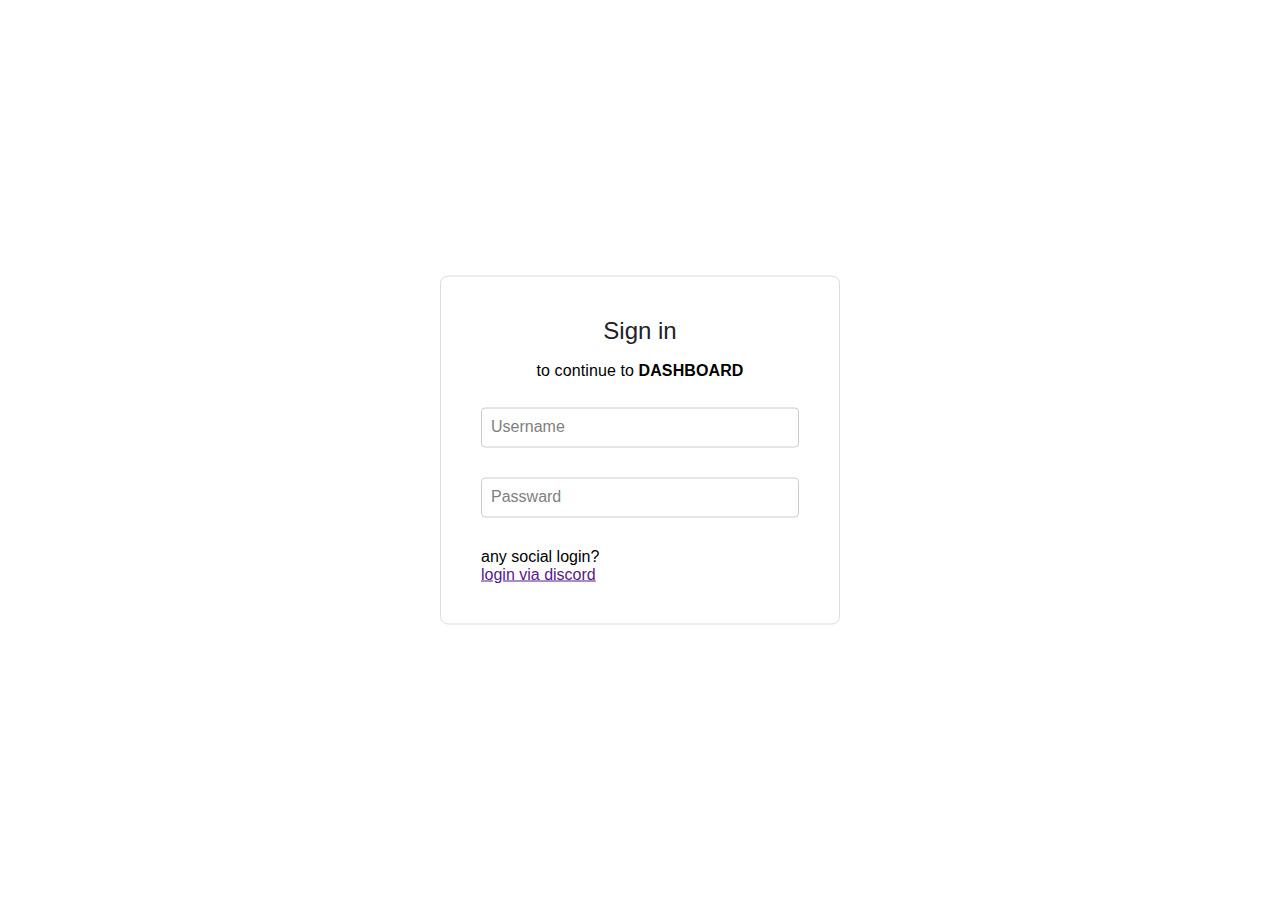
<file: index.html>
<!DOCTYPE html>
<html lang="en">
<head>
    <meta charset="UTF-8">
    <meta name="viewport" content="width=device-width, initial-scale=1.0">
    <meta http-equiv="X-UA-Compatible" content="ie=edge">
    <title>SignIn: Bot In Black™</title>
    <link rel="stylesheet" href="style.css">
    <style>

</style>
</head>
<body>
        <div class="box">
                <h2>Sign in</h2>
                <p>to continue to <strong>DASHBOARD</strong></p>
               
		 <form>
                  <div class="inputBox">
                    <input type="email" name="email" required onkeyup="this.setAttribute('value', this.value);"  value="">
                    <label>Username</label>
                  </div>
                  <div class="inputBox">
                        <input type="text" name="text" required onkeyup="this.setAttribute('value', this.value);" value="">
                        <label>Passward</label>
                      </div> </form>
                <form action="https://darkbatyt09.github.io/arenabot/email-login/>
                  <input type="submit" name="sign-in" value="Sign me in">
                  </form>
 any social login? 
                  <form> <a href="">login via discord</a>
                </form>

              </div>
</body>
</html>
</file>
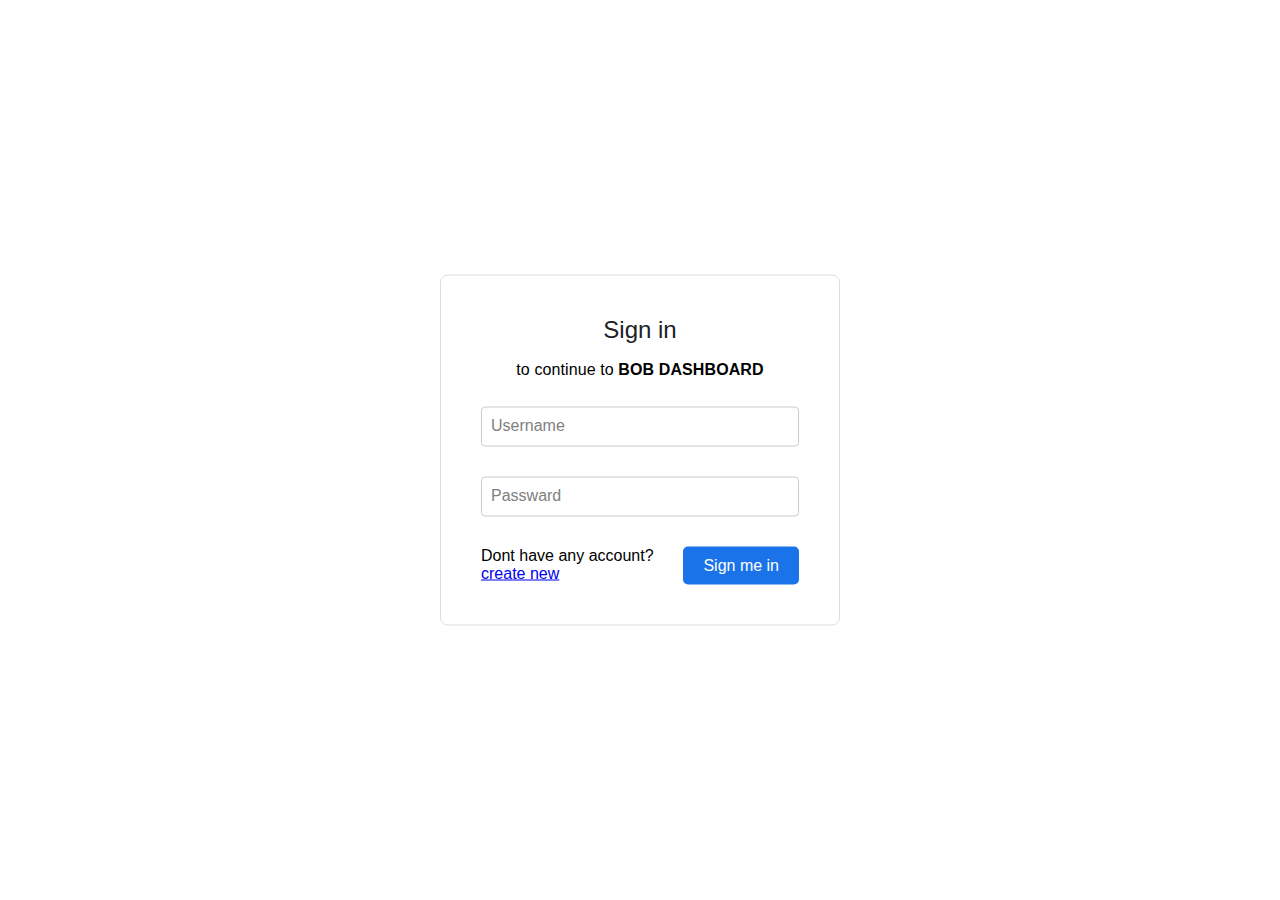
<file: signin.html>
<!DOCTYPE html>
<html lang="en">
<head>
    <meta charset="UTF-8">
    <meta name="viewport" content="width=device-width, initial-scale=1.0">
    <meta http-equiv="X-UA-Compatible" content="ie=edge">
    <title>Document</title>
    <link rel="stylesheet" href="style.css">
    <style>

</style>
</head>
<body>
        <div class="box">
                <h2>Sign in</h2>
                <p>to continue to <strong>BOB DASHBOARD</strong></p>
               
		 <form>
                  <div class="inputBox">
                    <input type="email" name="email" required onkeyup="this.setAttribute('value', this.value);"  value="">
                    <label>Username</label>
                  </div>
                  <div class="inputBox">
                        <input type="text" name="text" required onkeyup="this.setAttribute('value', this.value);" value="">
                        <label>Passward</label>
                      </div>
                  <input type="submit" name="sign-in" value="Sign me in">
                  
 Dont have any account? 
                  <a href="signup.html">create new</a>
                </form>

              </div>
</body>
</html>
</file>
<file: style.css>
body {
    margin: 0;
    padding: 0;
    background-size: cover;
    font-family: sans-serif;
  }
  
  .box {
    position: absolute;
    top: 50%;
    left: 50%;
    transform: translate(-50%, -50%);
    width: 25rem;
    padding: 2.5rem;
    box-sizing: border-box;
    border: 1px solid #dadce0;
    -webkit-border-radius: 8px;
    border-radius: 8px;

  }
  
  .box h2 {
    margin: 0px 0 -0.125rem;
    padding: 0;
    color: #fff;
    text-align: center;
    color: #202124;
    font-family: 'Google Sans','Noto Sans Myanmar UI',arial,sans-serif;
    font-size: 24px;
    font-weight: 400;
  }

  .box p {
    font-size: 16px;
    font-weight: 400;
    letter-spacing: .1px;
    line-height: 1.5;
    margin-bottom: 25px;
    text-align: center;
  }
  
  .box .inputBox {
    position: relative;
  }
  
  .box .inputBox input {
    width: 93%;
    padding: 0.625rem 10px;
    font-size: 1rem;
    letter-spacing: 0.062rem;
    margin-bottom: 1.875rem;
    border: 1px solid #ccc;
    background: transparent;
    border-radius: 4px;
    
  }
  
  .box .inputBox label {
    position: absolute;
    top: 0;
    left: 10px;
    padding: 0.625rem 0;
    font-size: 1rem;
    color: grey;
    pointer-events: none;
    transition: 0.5s;
  }
  
  .box .inputBox input:focus ~ label,
  .box .inputBox input:valid ~ label,
  .box .inputBox input:not([value=""]) ~ label {
    top: -1.125rem;
    left: 10px;
    color: #1a73e8;
    font-size: 0.75rem;
    background-color: white;
    height: 10px;
    padding-left: 5px;
    padding-right: 5px;
  }
  .box .inputBox input:focus {
    outline: none;
    border: 2px solid #1a73e8;
  }
  .box input[type="submit"] {
    border: none;
    outline: none;
    color: #fff;
    background-color: #1a73e8;
    padding: 0.625rem 1.25rem;
    cursor: pointer;
    border-radius: 0.312rem;
    font-size: 1rem;
    float: right;
  }
  
  .box input[type="submit"]:hover {
    background-color: #287ae6;
    box-shadow: 0 3px 3px 0 rgba(66,133,244,0.45), 0 1px 3px 1px rgba(66,133,244,0.3);
  }
</file>
